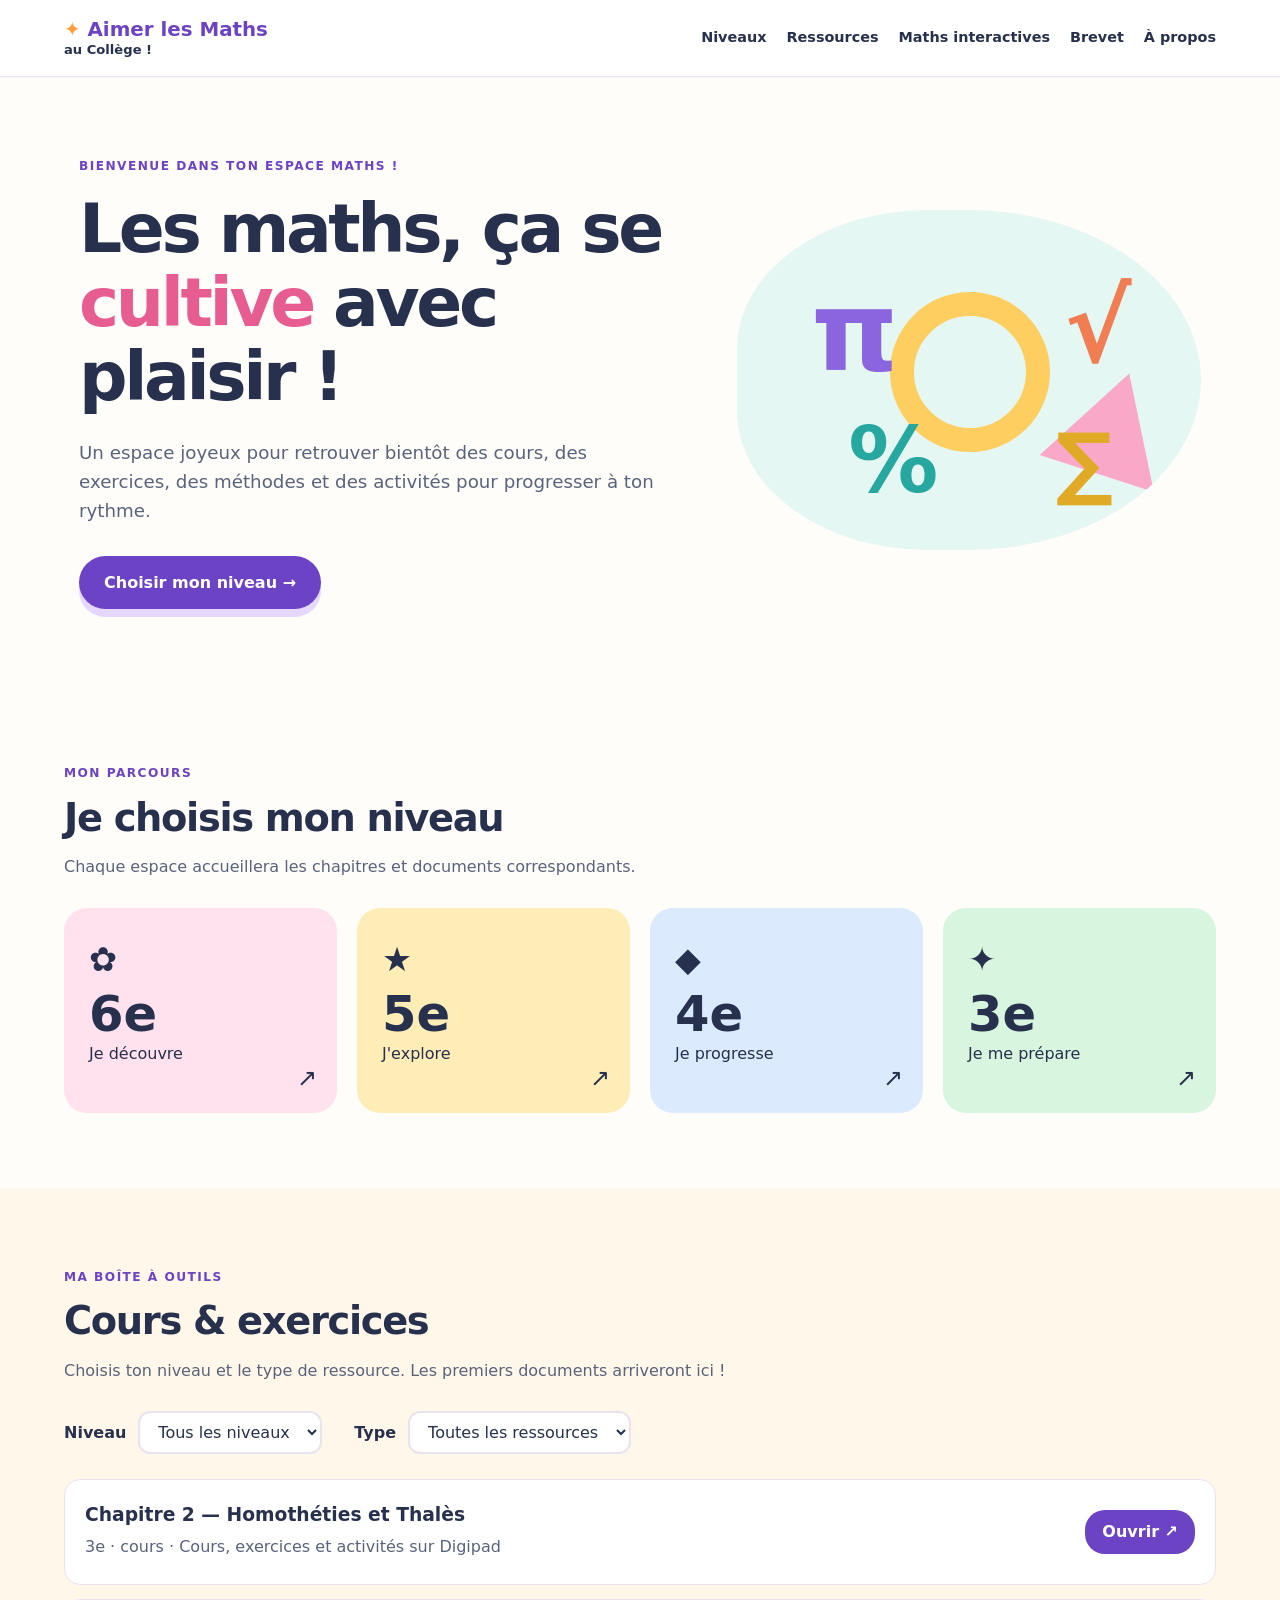
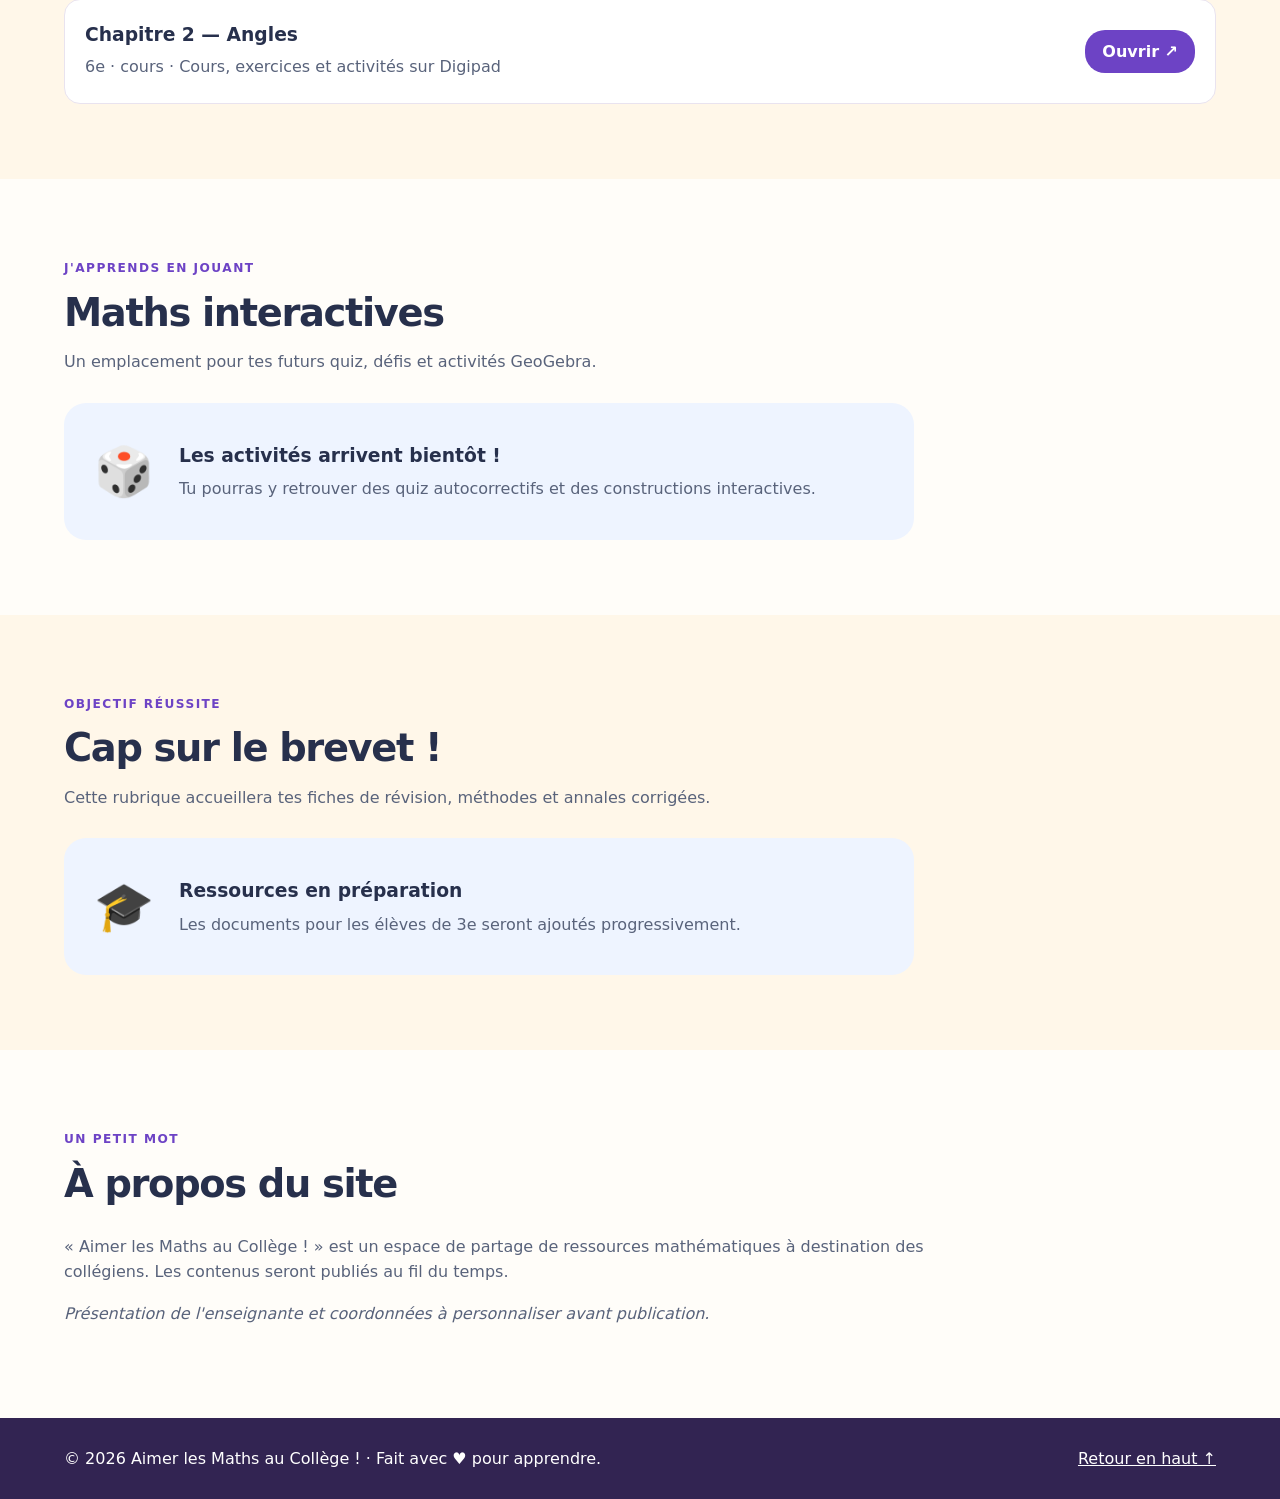
<file: index.html>
<!doctype html>
<html lang="fr">
<head>
  <meta charset="utf-8">
  <meta name="viewport" content="width=device-width, initial-scale=1">
  <meta name="description" content="Aimer les Maths au Collège ! Cours, exercices et activités de mathématiques pour les élèves de 6e à 3e.">
  <title>Aimer les Maths au Collège !</title>
  <link rel="stylesheet" href="style.css">
  <script src="app.js" defer></script>
</head>
<body>
<a class="skip" href="#contenu">Aller au contenu</a>
<header class="topbar"><a class="brand" href="#accueil"><span aria-hidden="true">✦</span> Aimer les Maths <span class="brand-small">au Collège !</span></a><button id="menu-toggle" class="menu-toggle" aria-expanded="false" aria-controls="navigation">☰ Menu</button><nav id="navigation" aria-label="Navigation principale"><a href="#niveaux">Niveaux</a><a href="#ressources">Ressources</a><a href="#interactif">Maths interactives</a><a href="#brevet">Brevet</a><a href="#apropos">À propos</a></nav></header>
<main id="contenu"><section class="hero" id="accueil"><div class="hero-copy"><span class="eyebrow">Bienvenue dans ton espace maths !</span><h1>Les maths, ça se <em>cultive</em> avec plaisir !</h1><p>Un espace joyeux pour retrouver bientôt des cours, des exercices, des méthodes et des activités pour progresser à ton rythme.</p><a class="btn" href="#niveaux">Choisir mon niveau <span aria-hidden="true">→</span></a></div><div class="hero-art" aria-hidden="true"><span class="symbol one">π</span><span class="symbol two">√</span><span class="symbol three">%</span><span class="symbol four">∑</span><span class="circle"></span><span class="triangle"></span></div></section>
<section id="niveaux" class="section"><div class="section-heading"><span class="eyebrow">Mon parcours</span><h2>Je choisis mon niveau</h2><p>Chaque espace accueillera les chapitres et documents correspondants.</p></div><div class="levels"><a class="level pink" href="#ressources" data-level="6e"><span class="level-icon">✿</span><strong>6e</strong><span>Je découvre</span><span class="arrow">↗</span></a><a class="level yellow" href="#ressources" data-level="5e"><span class="level-icon">★</span><strong>5e</strong><span>J'explore</span><span class="arrow">↗</span></a><a class="level blue" href="#ressources" data-level="4e"><span class="level-icon">◆</span><strong>4e</strong><span>Je progresse</span><span class="arrow">↗</span></a><a class="level green" href="#ressources" data-level="3e"><span class="level-icon">✦</span><strong>3e</strong><span>Je me prépare</span><span class="arrow">↗</span></a></div></section>
<section id="ressources" class="section section-alt"><div class="section-heading"><span class="eyebrow">Ma boîte à outils</span><h2>Cours & exercices</h2><p>Choisis ton niveau et le type de ressource. Les premiers documents arriveront ici !</p></div><div class="filters"><label for="niveau">Niveau</label><select id="niveau"><option value="tous">Tous les niveaux</option><option>6e</option><option>5e</option><option>4e</option><option>3e</option></select><label for="type">Type</label><select id="type"><option value="tous">Toutes les ressources</option><option value="cours">Cours</option><option value="exercice">Exercices</option><option value="corrige">Corrigés</option></select></div><div id="resource-list" class="resource-list" aria-live="polite"></div></section>
<section id="interactif" class="section"><div class="section-heading"><span class="eyebrow">J'apprends en jouant</span><h2>Maths interactives</h2><p>Un emplacement pour tes futurs quiz, défis et activités GeoGebra.</p></div><div class="feature"><div class="feature-emoji" aria-hidden="true">🎲</div><div><h3>Les activités arrivent bientôt !</h3><p>Tu pourras y retrouver des quiz autocorrectifs et des constructions interactives.</p></div></div></section>
<section id="brevet" class="section section-alt"><div class="section-heading"><span class="eyebrow">Objectif réussite</span><h2>Cap sur le brevet !</h2><p>Cette rubrique accueillera tes fiches de révision, méthodes et annales corrigées.</p></div><div class="feature"><div class="feature-emoji" aria-hidden="true">🎓</div><div><h3>Ressources en préparation</h3><p>Les documents pour les élèves de 3e seront ajoutés progressivement.</p></div></div></section>
<section id="apropos" class="section about"><div class="section-heading"><span class="eyebrow">Un petit mot</span><h2>À propos du site</h2></div><p>« Aimer les Maths au Collège ! » est un espace de partage de ressources mathématiques à destination des collégiens. Les contenus seront publiés au fil du temps.</p><p class="muted">Présentation de l'enseignante et coordonnées à personnaliser avant publication.</p></section></main>
<footer><p>© <span id="year"></span> Aimer les Maths au Collège ! · Fait avec ♥ pour apprendre.</p><a href="#accueil">Retour en haut ↑</a></footer>
</body></html>
</file>
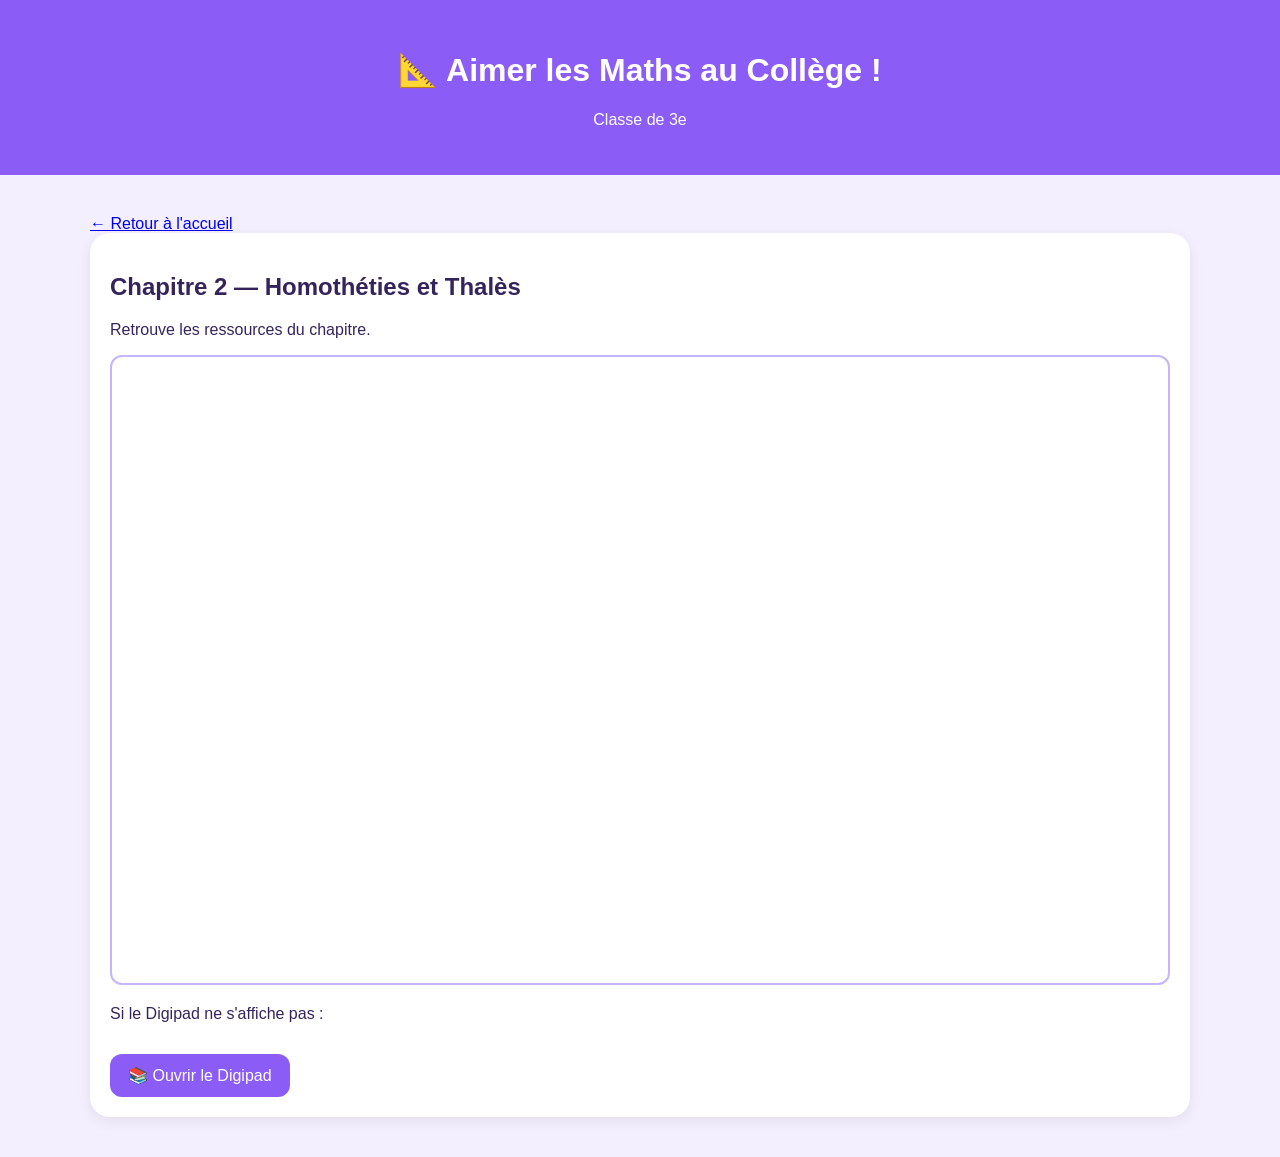
<file: 3e-chapitre-2.html>
<!DOCTYPE html>
<html lang="fr">
<head>
  <meta charset="UTF-8">
  <meta name="viewport"
        content="width=device-width, initial-scale=1.0">

  <title>Homothéties et Thalès - 3e</title>

  <style>
    body {
      margin: 0;
      font-family: Arial, sans-serif;
      background: #f3efff;
      color: #35245c;
    }

    header {
      background: #8b5cf6;
      color: white;
      text-align: center;
      padding: 30px 15px;
    }

    main {
      max-width: 1100px;
      margin: 25px auto;
      padding: 15px;
    }

    .carte {
      background: white;
      padding: 20px;
      border-radius: 20px;
      box-shadow: 0 4px 15px #00000012;
    }

    iframe {
      width: 100%;
      height: 70vh;
      min-height: 450px;
      border: 2px solid #c4b5fd;
      border-radius: 12px;
      box-sizing: border-box;
    }

    .bouton {
      display: inline-block;
      background: #8b5cf6;
      color: white;
      padding: 12px 18px;
      border-radius: 12px;
      text-decoration: none;
      margin-top: 15px;
    }
  </style>
</head>

<body>
  <header>
    <h1>📐 Aimer les Maths au Collège !</h1>
    <p>Classe de 3e</p>
  </header>

  <main>
    <a href="index.html">← Retour à l'accueil</a>

    <div class="carte">
      <h2>Chapitre 2 — Homothéties et Thalès</h2>
      <p>Retrouve les ressources du chapitre.</p>

      <iframe
        src="https://digipad.app/p/1918761/e249c8bc10b53"
        title="Digipad Homothéties et Thalès"
        loading="lazy"
        allowfullscreen>
      </iframe>

      <p>
        Si le Digipad ne s'affiche pas :
      </p>

      <a class="bouton"
         href="https://digipad.app/p/1918761/e249c8bc10b53"
         target="_blank"
         rel="noopener noreferrer">
        📚 Ouvrir le Digipad
      </a>
    </div>
  </main>
</body>
</html>
</file>
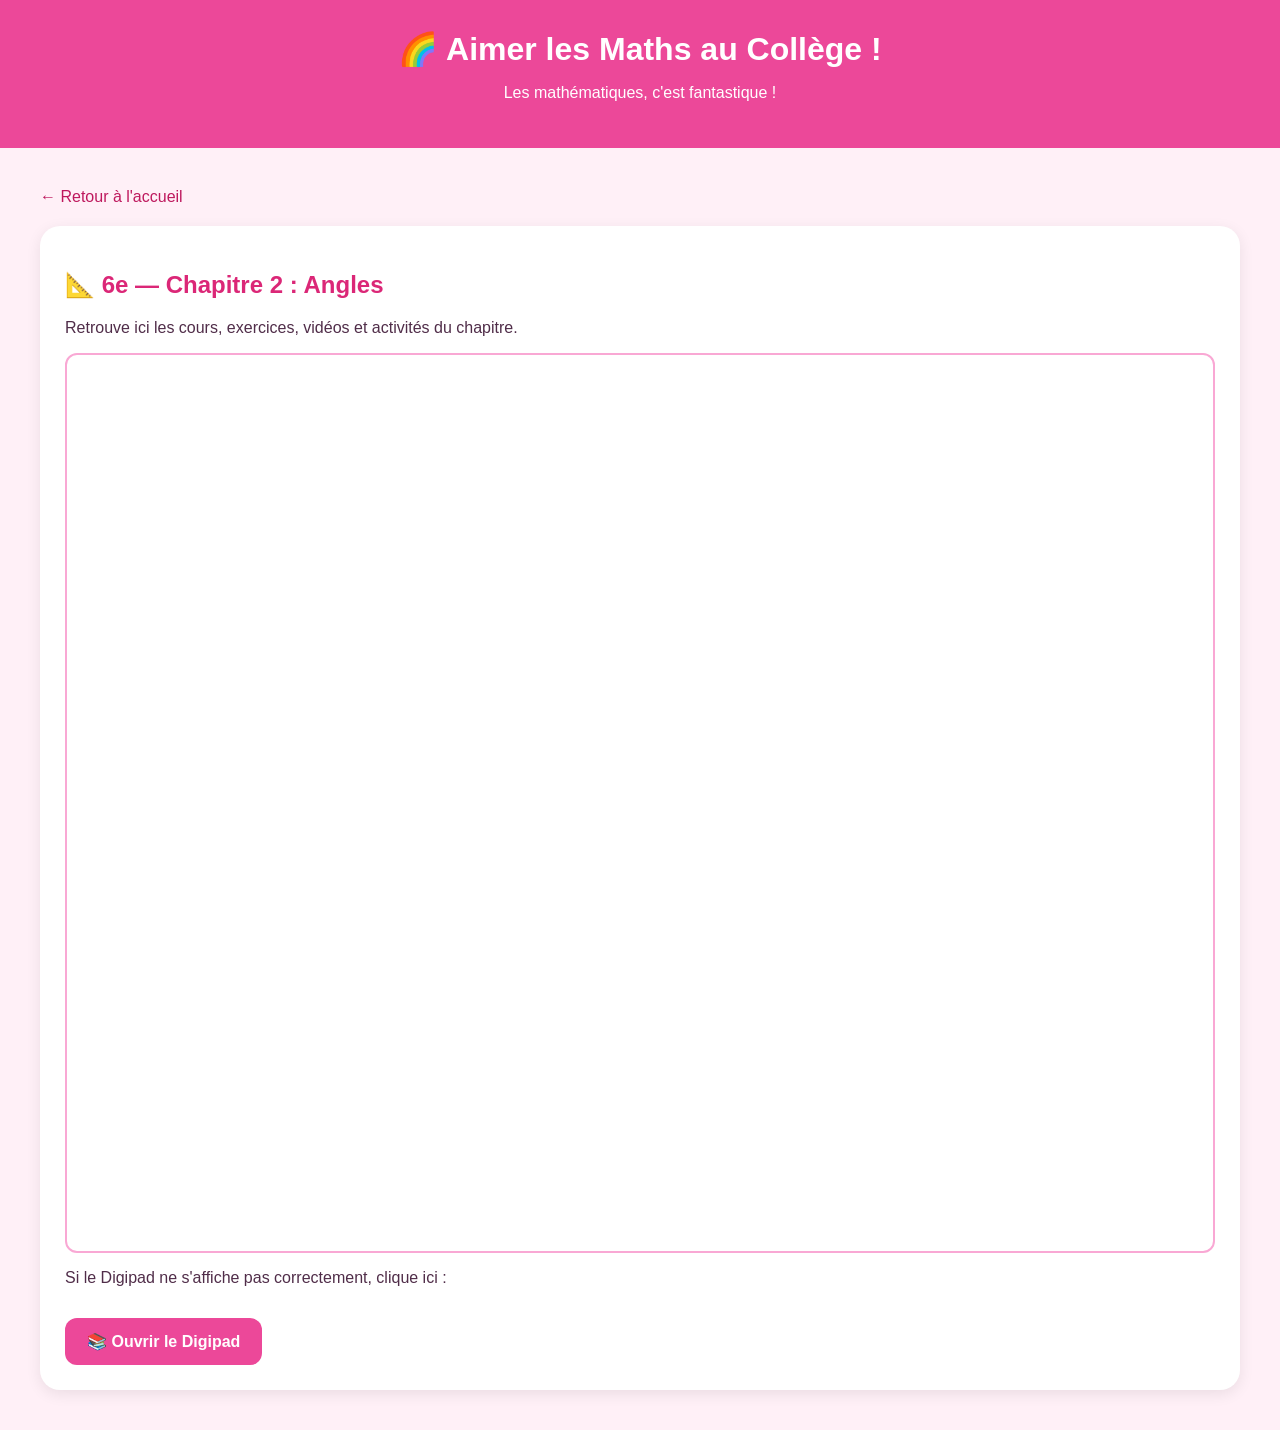
<file: 6e-chapitre-2.html>
<!DOCTYPE html>
<html lang="fr">
<head>
  <meta charset="UTF-8">
  <meta name="viewport"
        content="width=device-width, initial-scale=1.0">

  <title>6e - Chapitre 2 : Angles</title>

  <style>
    body {
      margin: 0;
      font-family: Arial, sans-serif;
      background: #fff0f7;
      color: #502d49;
    }

    header {
      background: #ec4899;
      color: white;
      text-align: center;
      padding: 30px 15px;
    }

    h1 {
      margin: 0;
      font-size: 2em;
    }

    main {
      max-width: 1200px;
      margin: 25px auto;
      padding: 15px;
    }

    .carte {
      background: white;
      padding: 25px;
      border-radius: 20px;
      box-shadow: 0 4px 15px #00000015;
    }

    h2 {
      color: #db2777;
    }

    iframe {
      display: block;
      width: 100%;
      height: 900px;
      border: 2px solid #f9a8d4;
      border-radius: 12px;
      box-sizing: border-box;
    }

    .bouton {
      display: inline-block;
      background: #ec4899;
      color: white;
      padding: 14px 22px;
      border-radius: 12px;
      text-decoration: none;
      font-weight: bold;
      margin-top: 15px;
    }

    .retour {
      display: inline-block;
      margin-bottom: 20px;
      color: #be185d;
      text-decoration: none;
    }
  </style>
</head>

<body>

  <header>
    <h1>🌈 Aimer les Maths au Collège !</h1>
    <p>Les mathématiques, c'est fantastique !</p>
  </header>

  <main>

    <a class="retour" href="index.html">
      ← Retour à l'accueil
    </a>

    <div class="carte">

      <h2>📐 6e — Chapitre 2 : Angles</h2>

      <p>
        Retrouve ici les cours, exercices,
        vidéos et activités du chapitre.
      </p>

      <iframe
        src="https://digipad.app/p/1919810/668b5434c90908"
        title="Digipad - Chapitre 2 Angles"
        loading="lazy"
        allowfullscreen>
      </iframe>

      <p>
        Si le Digipad ne s'affiche pas
        correctement, clique ici :
      </p>

      <a class="bouton"
         href="https://digipad.app/p/1919810/668b5434c90908"
         target="_blank"
         rel="noopener noreferrer">
        📚 Ouvrir le Digipad
      </a>

    </div>

  </main>

</body>
</html>
</file>
<file: style.css>
:root{--ink:#27304c;--muted:#59637b;--purple:#6d43c5;--bg:#fffdf9;--cream:#fff7e9;--border:#e9e3ef}*{box-sizing:border-box}html{scroll-behavior:smooth}body{margin:0;font-family:system-ui,-apple-system,'Segoe UI',sans-serif;color:var(--ink);background:var(--bg);line-height:1.6}a{color:inherit}.skip{position:absolute;left:-9999px;top:0}.skip:focus{left:10px;z-index:20;background:white;padding:12px}.topbar{display:flex;align-items:center;justify-content:space-between;gap:20px;padding:18px max(5%,calc((100% - 1160px)/2));background:white;border-bottom:1px solid var(--border);position:sticky;top:0;z-index:10}.brand{text-decoration:none;font-weight:900;font-size:1.24rem;line-height:1.2;color:var(--purple)}.brand>span:first-child{color:#ff9e38}.brand-small{display:block;font-size:.82rem;color:var(--ink)}nav{display:flex;gap:20px;align-items:center}nav a{text-decoration:none;font-weight:700;font-size:.9rem}nav a:hover,nav a:focus-visible{color:var(--purple)}.menu-toggle{display:none}.hero{max-width:1250px;margin:auto;min-height:475px;display:grid;grid-template-columns:1.15fr .85fr;align-items:center;padding:75px 5%;gap:30px}.eyebrow{text-transform:uppercase;letter-spacing:.12em;font-size:.76rem;font-weight:900;color:var(--purple)}h1,h2,h3,p{margin-top:0}h1{font-size:clamp(2.5rem,5.3vw,4.8rem);line-height:1.09;letter-spacing:-.05em;margin:15px 0 24px}h1 em{color:#e75c91;font-style:normal}h2{font-size:clamp(1.8rem,3vw,2.65rem);line-height:1.18;letter-spacing:-.035em;margin:10px 0 14px}.hero-copy p{font-size:1.14rem;max-width:590px;color:var(--muted)}.btn{display:inline-block;margin-top:12px;background:var(--purple);color:white;padding:14px 25px;border-radius:30px;text-decoration:none;font-weight:800;box-shadow:0 8px 0 #e5d7ff}.btn:hover{transform:translateY(-2px)}.hero-art{height:340px;position:relative;border-radius:45% 55% 55% 45%;background:#e5f7f3;overflow:hidden}.symbol{position:absolute;font-weight:900;z-index:2}.one{font-size:110px;color:#8b64df;left:16%;top:10%}.two{font-size:100px;color:#f17d53;right:15%;top:11%}.three{font-size:90px;color:#26a8a1;left:24%;bottom:5%}.four{font-size:80px;color:#e0aa27;right:19%;bottom:7%}.circle{position:absolute;width:160px;height:160px;border:24px solid #ffce61;border-radius:50%;left:33%;top:24%}.triangle{position:absolute;width:0;height:0;border-left:60px solid transparent;border-right:60px solid transparent;border-bottom:105px solid #f9a8c7;right:6%;bottom:22%;transform:rotate(18deg)}.section{padding:75px max(5%,calc((100% - 1160px)/2));scroll-margin-top:100px}.section-alt{background:var(--cream)}.section-heading{margin-bottom:28px;max-width:750px}.section-heading p,.about p{color:var(--muted)}.levels{display:grid;grid-template-columns:repeat(4,1fr);gap:20px}.level{border-radius:23px;padding:25px;min-height:205px;text-decoration:none;display:flex;flex-direction:column;position:relative;transition:transform .2s}.level:hover{transform:translateY(-5px)}.level strong{font-size:3.1rem;line-height:1.1}.level-icon{font-size:2.1rem}.level .arrow{position:absolute;right:20px;bottom:15px;font-size:1.5rem}.pink{background:#ffe2ee}.yellow{background:#ffedb8}.blue{background:#dceafe}.green{background:#d8f5df}.filters{display:flex;align-items:center;gap:12px;flex-wrap:wrap;margin:25px 0}.filters label{font-weight:750}.filters select{font:inherit;border:2px solid var(--border);border-radius:12px;background:white;padding:9px 14px;color:var(--ink);margin-right:20px}.empty{padding:35px;border:2px dashed #c9b9df;border-radius:18px;background:white;text-align:center}.empty .emoji{font-size:2.5rem}.resource-list{display:grid;gap:14px}.resource{padding:20px;background:white;border:1px solid var(--border);border-radius:16px;display:flex;justify-content:space-between;gap:15px;align-items:center}.resource h3{margin:0}.resource p{margin:4px 0;color:var(--muted)}.resource a{background:var(--purple);color:white;border-radius:20px;padding:9px 17px;text-decoration:none;font-weight:700;white-space:nowrap}.feature{display:flex;align-items:center;gap:25px;padding:30px;border-radius:22px;background:#eef4ff;max-width:850px}.feature-emoji{font-size:3rem}.feature h3{margin-bottom:6px}.feature p{margin:0;color:var(--muted)}.about{max-width:1000px}.muted{font-style:italic}footer{background:#322452;color:white;padding:28px 5%;display:flex;justify-content:space-between;align-items:center;gap:16px}footer p{margin:0}footer a{color:white}@media(max-width:850px){.topbar{flex-wrap:wrap}.menu-toggle{display:block;background:#f1eafd;border:0;padding:9px 14px;border-radius:10px;font-weight:800;color:var(--ink);cursor:pointer}nav{display:none;width:100%;flex-direction:column;align-items:flex-start;padding:15px 0}nav.open{display:flex}.hero{grid-template-columns:1fr;padding-top:48px}.hero-art{height:240px;max-width:500px;width:100%}.levels{grid-template-columns:repeat(2,1fr)}}@media(max-width:480px){.levels{gap:12px}.level{min-height:160px;padding:18px}.level strong{font-size:2.4rem}.section{padding-top:55px;padding-bottom:55px}.feature{align-items:flex-start;flex-direction:column}.resource{flex-direction:column;align-items:flex-start}footer{flex-direction:column;align-items:flex-start}}@media(prefers-reduced-motion:reduce){html{scroll-behavior:auto}.level,.btn{transition:none}}
</file>
